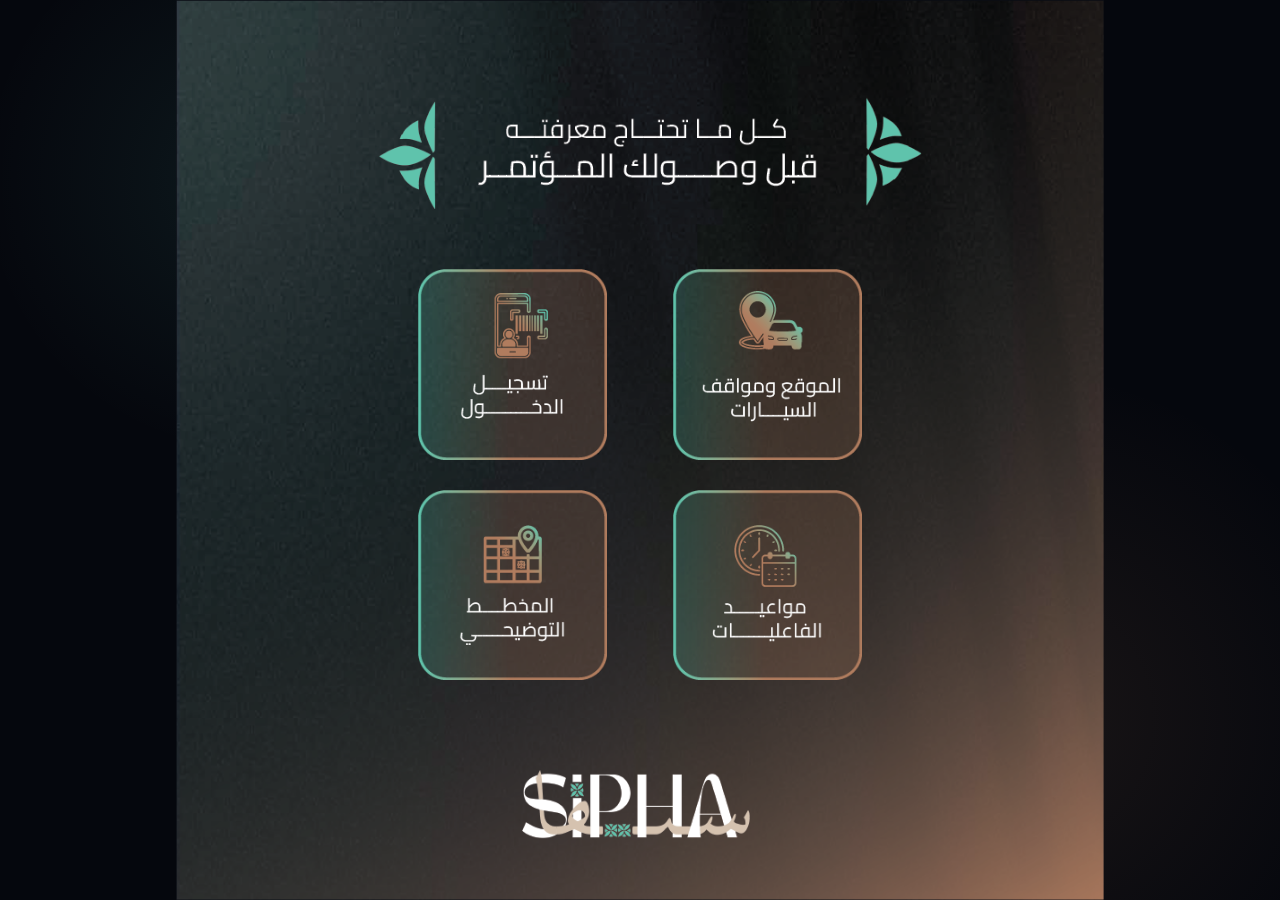
<file: index.html>
<!DOCTYPE html>
<html lang="ar" dir="rtl">
<head>
  <meta charset="UTF-8" />
  <meta name="viewport" content="width=device-width, initial-scale=1.0" />
  <title>Interactive Presentation - Home</title>
  <link rel="stylesheet" href="css/style.css" />
</head>
<body>
  <div class="viewer" id="viewer"></div>
  <script src="js/script.js"></script>
</body>
</html>
</file>
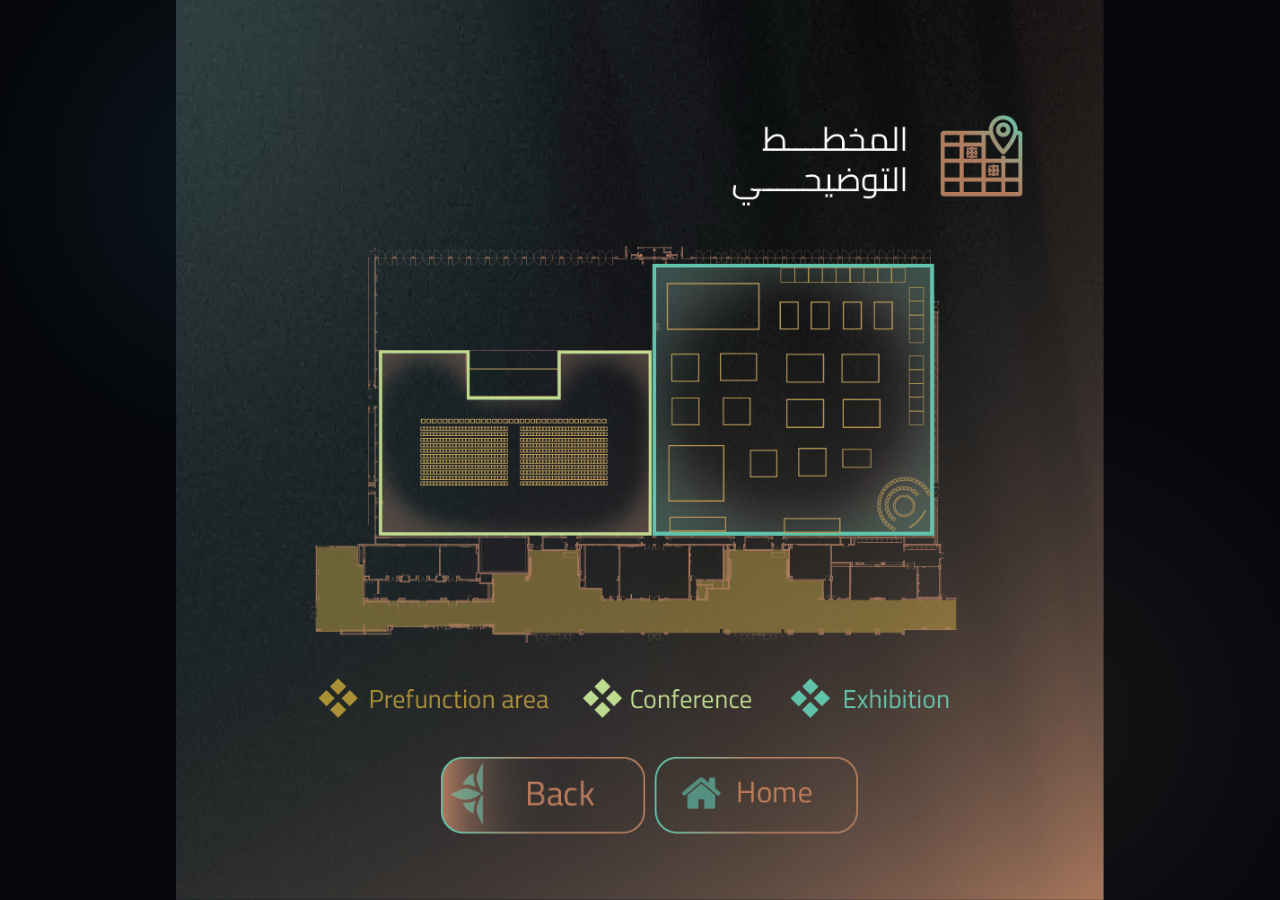
<file: page-10/index.html>
<!DOCTYPE html>
<html lang="ar" dir="rtl">
<head>
  <meta charset="UTF-8" />
  <meta name="viewport" content="width=device-width, initial-scale=1.0" />
  <title>Interactive Presentation - Page 10</title>
  <link rel="stylesheet" href="css/style.css" />
</head>
<body>
  <div class="viewer" id="viewer"></div>
  <script src="js/script.js"></script>
</body>
</html>
</file>
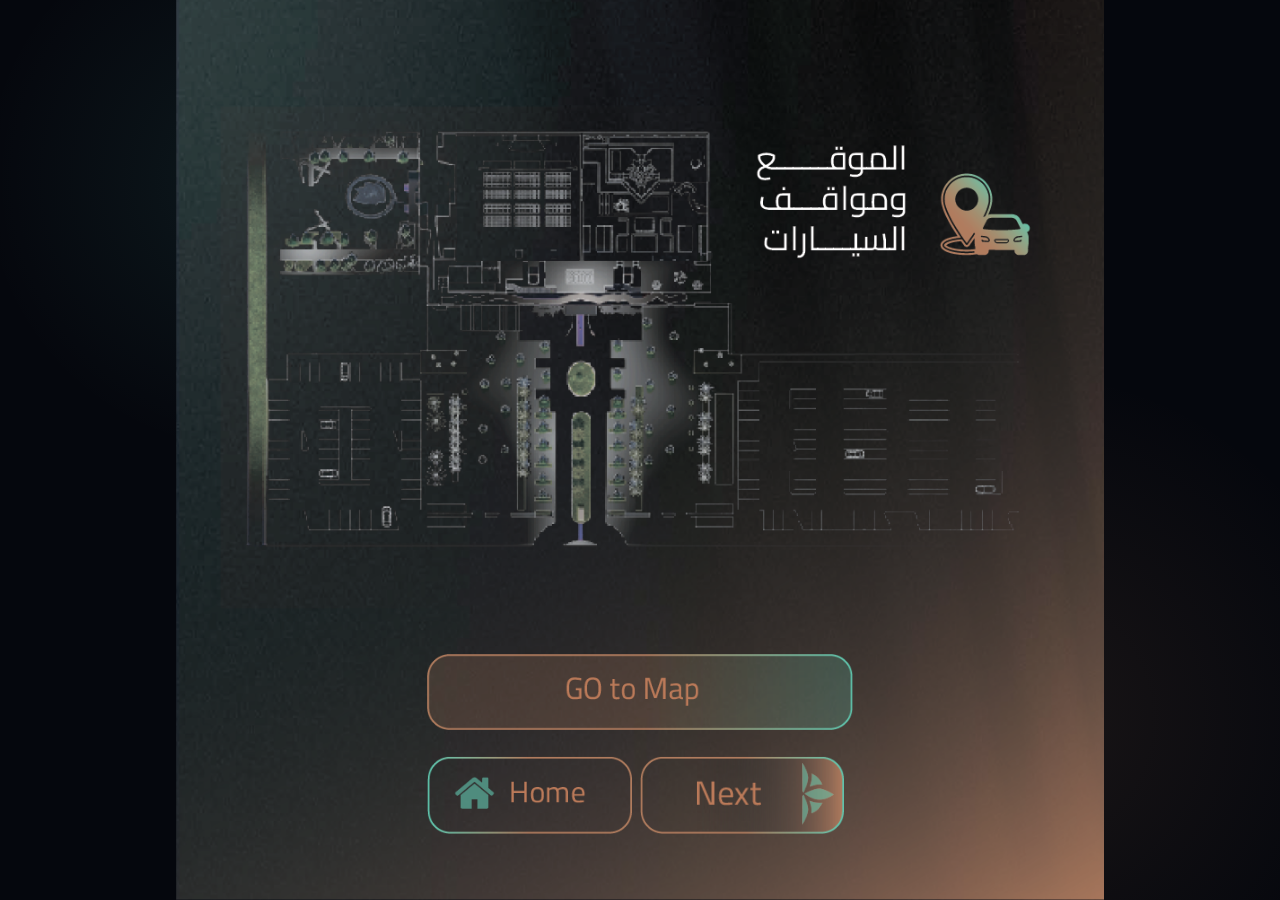
<file: page-2/index.html>
<!DOCTYPE html>
<html lang="ar" dir="rtl">
<head>
  <meta charset="UTF-8" />
  <meta name="viewport" content="width=device-width, initial-scale=1.0" />
  <title>Interactive Presentation - Page 2</title>
  <link rel="stylesheet" href="css/style.css" />
</head>
<body>
  <div class="viewer" id="viewer"></div>
  <script src="js/script.js"></script>
</body>
</html>
</file>
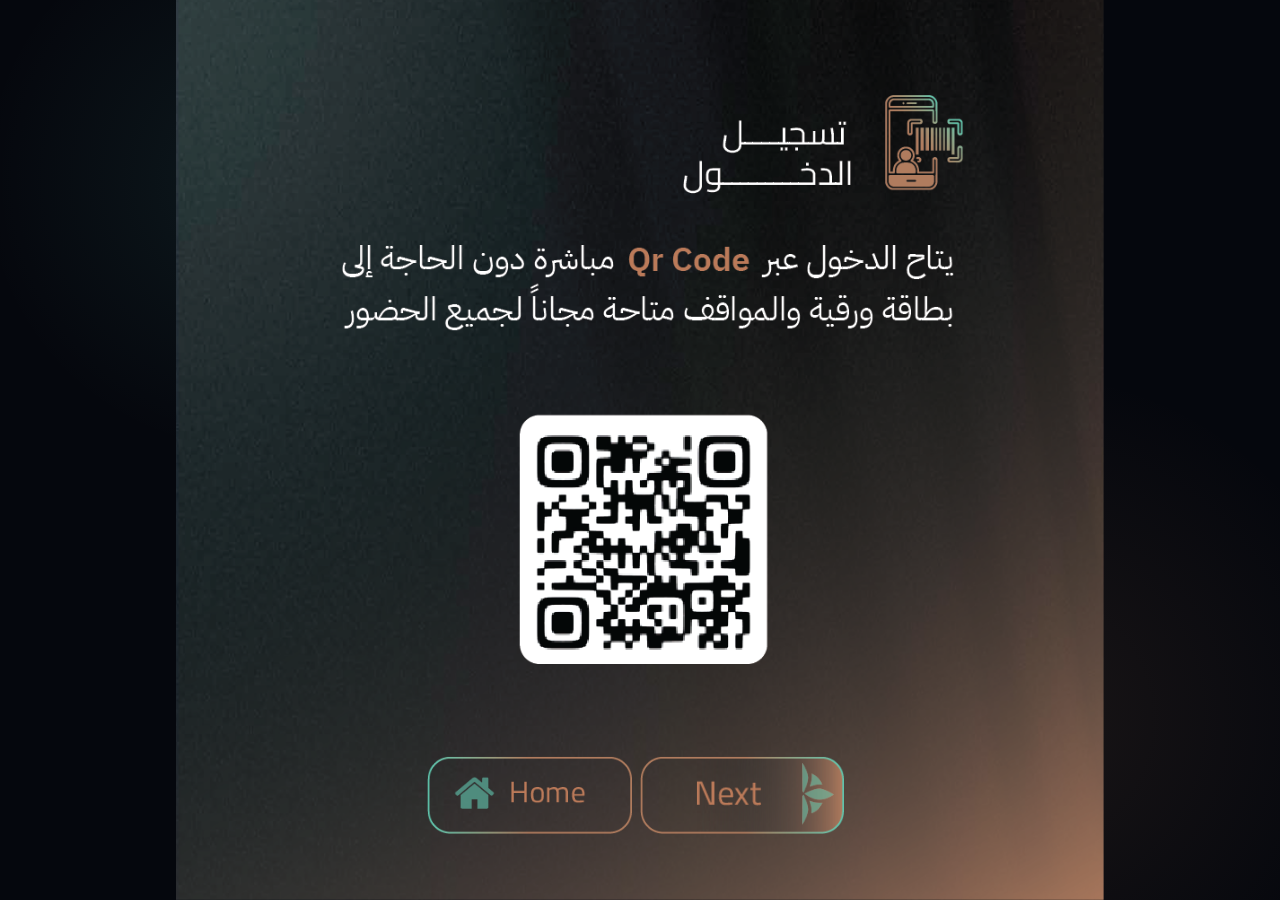
<file: page-3/index.html>
<!DOCTYPE html>
<html lang="ar" dir="rtl">
<head>
  <meta charset="UTF-8" />
  <meta name="viewport" content="width=device-width, initial-scale=1.0" />
  <title>Interactive Presentation - Page 3</title>
  <link rel="stylesheet" href="css/style.css" />
</head>
<body>
  <div class="viewer" id="viewer"></div>
  <script src="js/script.js"></script>
</body>
</html>
</file>
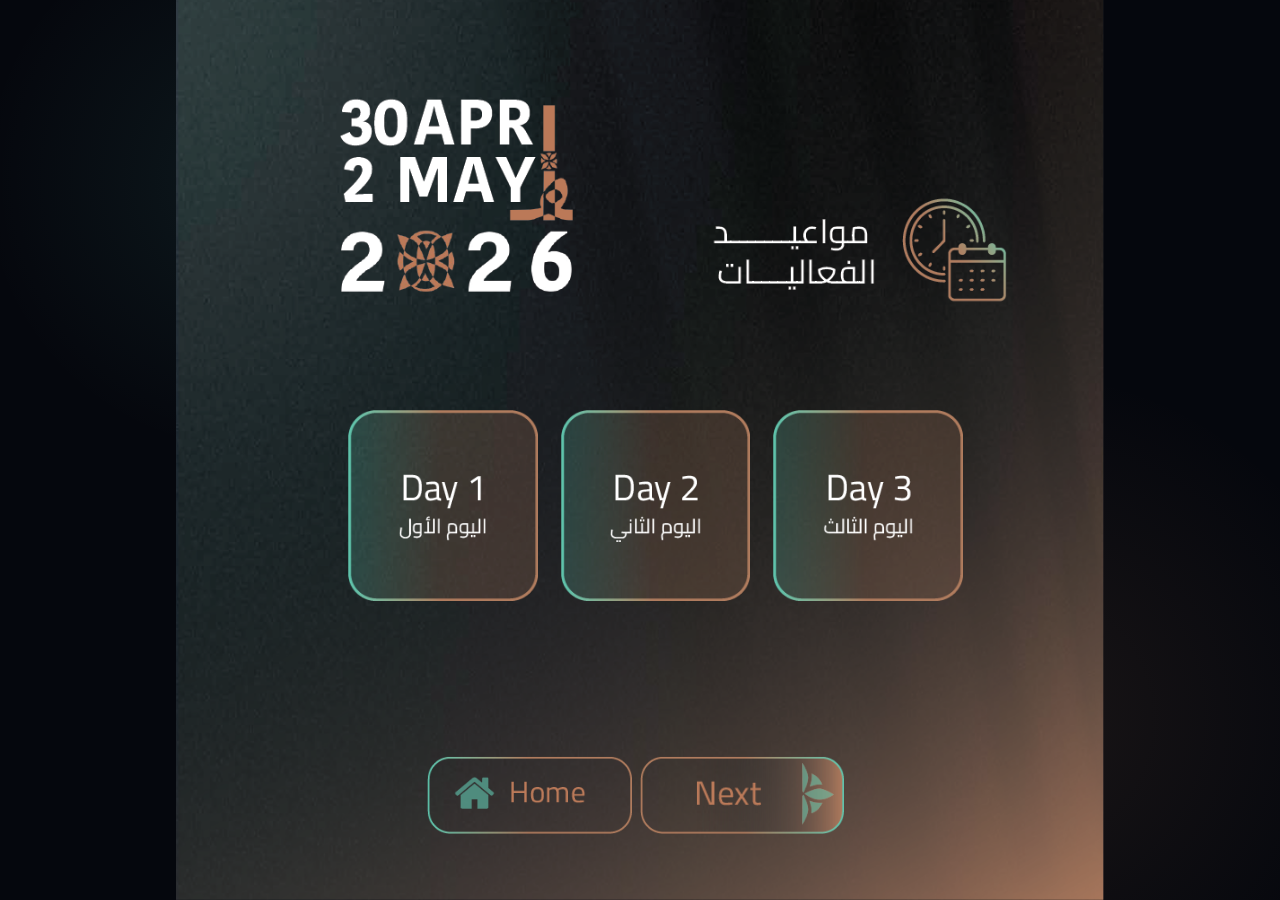
<file: page-4/index.html>
<!DOCTYPE html>
<html lang="ar" dir="rtl">
<head>
  <meta charset="UTF-8" />
  <meta name="viewport" content="width=device-width, initial-scale=1.0" />
  <title>Interactive Presentation - Page 4</title>
  <link rel="stylesheet" href="css/style.css" />
</head>
<body>
  <div class="viewer" id="viewer"></div>
  <script src="js/script.js"></script>
</body>
</html>
</file>
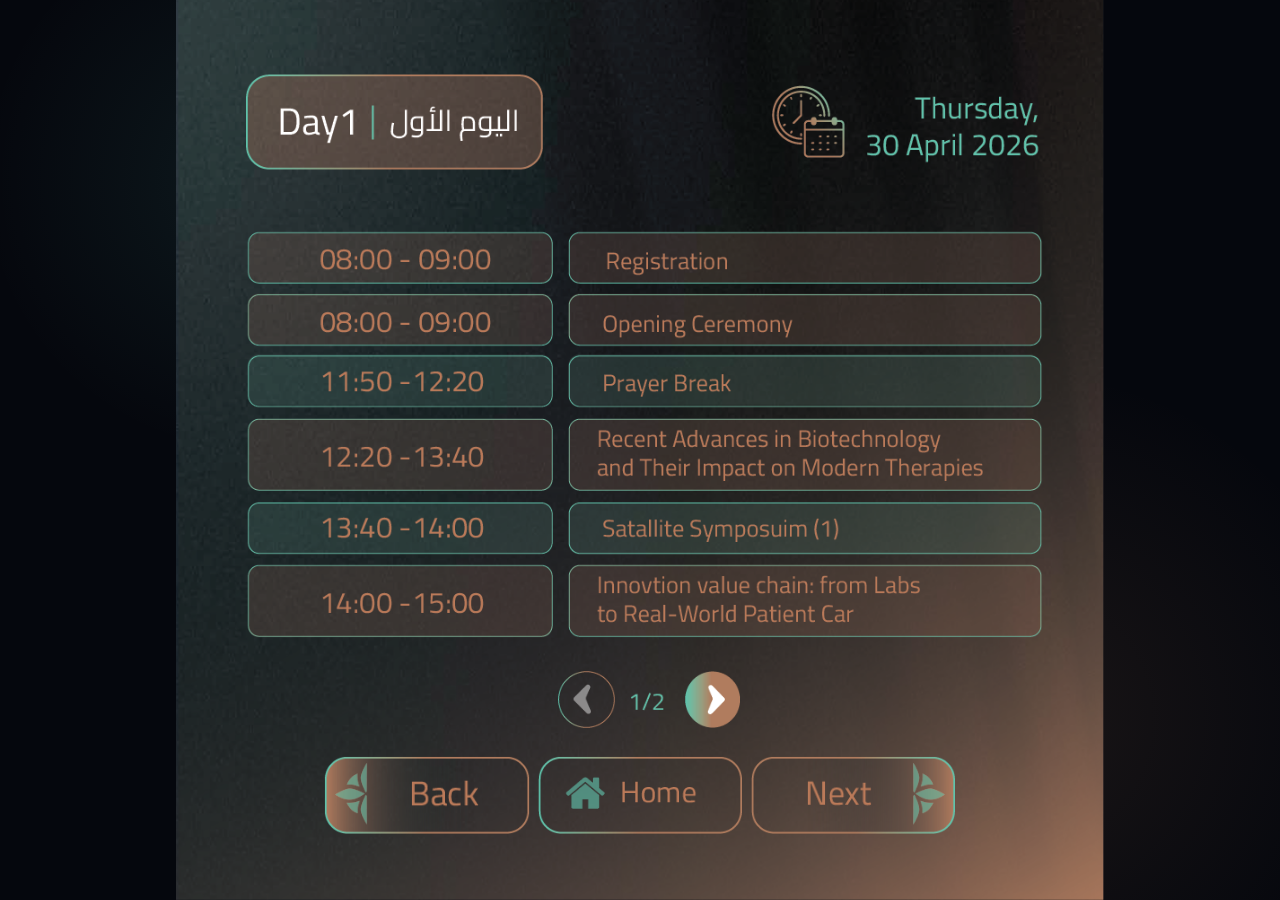
<file: page-5/index.html>
<!DOCTYPE html>
<html lang="ar" dir="rtl">
<head>
  <meta charset="UTF-8" />
  <meta name="viewport" content="width=device-width, initial-scale=1.0" />
  <title>Interactive Presentation - Page 5</title>
  <link rel="stylesheet" href="css/style.css" />
</head>
<body>
  <div class="viewer" id="viewer"></div>
  <script src="js/script.js"></script>
</body>
</html>
</file>
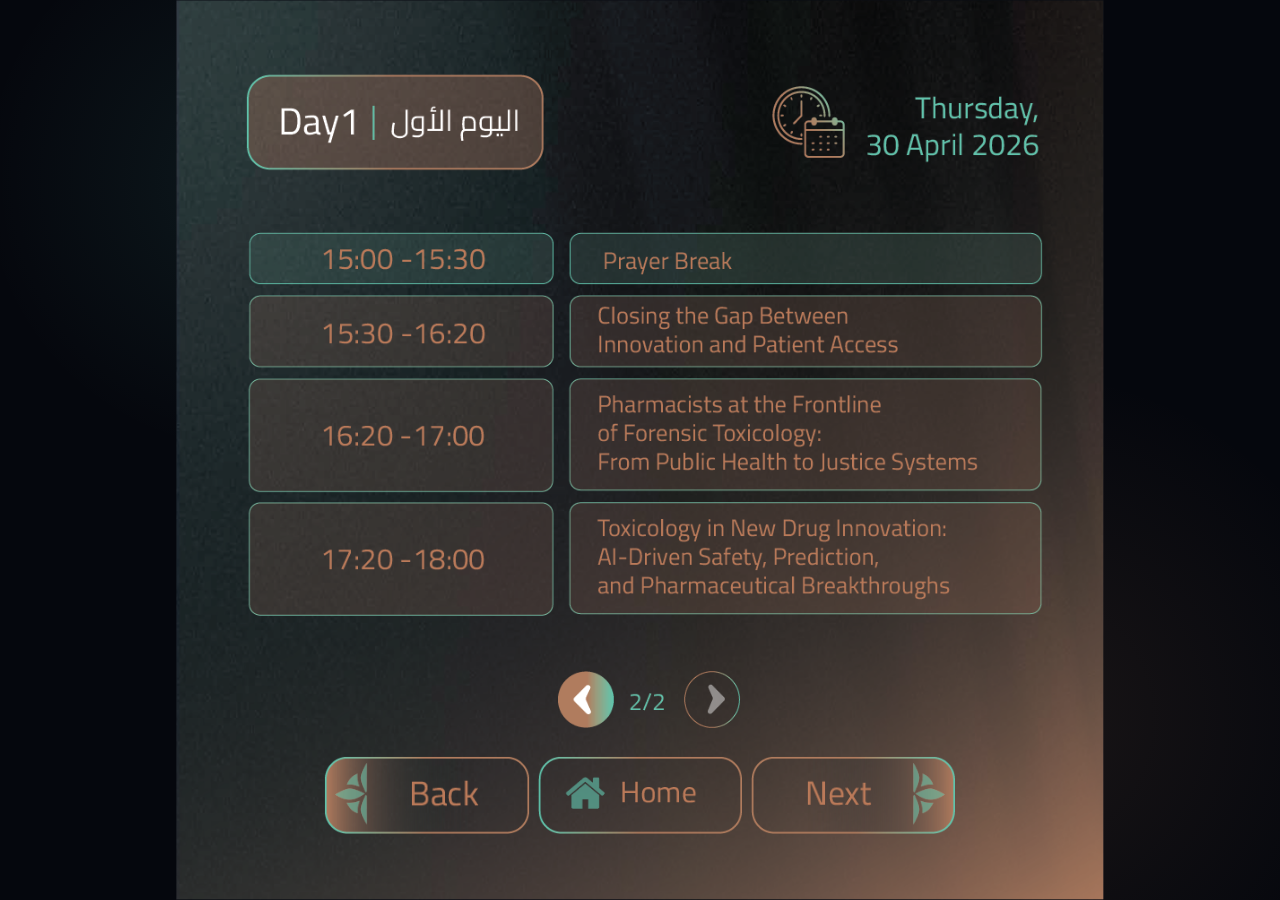
<file: page-6/index.html>
<!DOCTYPE html>
<html lang="ar" dir="rtl">
<head>
  <meta charset="UTF-8" />
  <meta name="viewport" content="width=device-width, initial-scale=1.0" />
  <title>Interactive Presentation - Page 6</title>
  <link rel="stylesheet" href="css/style.css" />
</head>
<body>
  <div class="viewer" id="viewer"></div>
  <script src="js/script.js"></script>
</body>
</html>
</file>
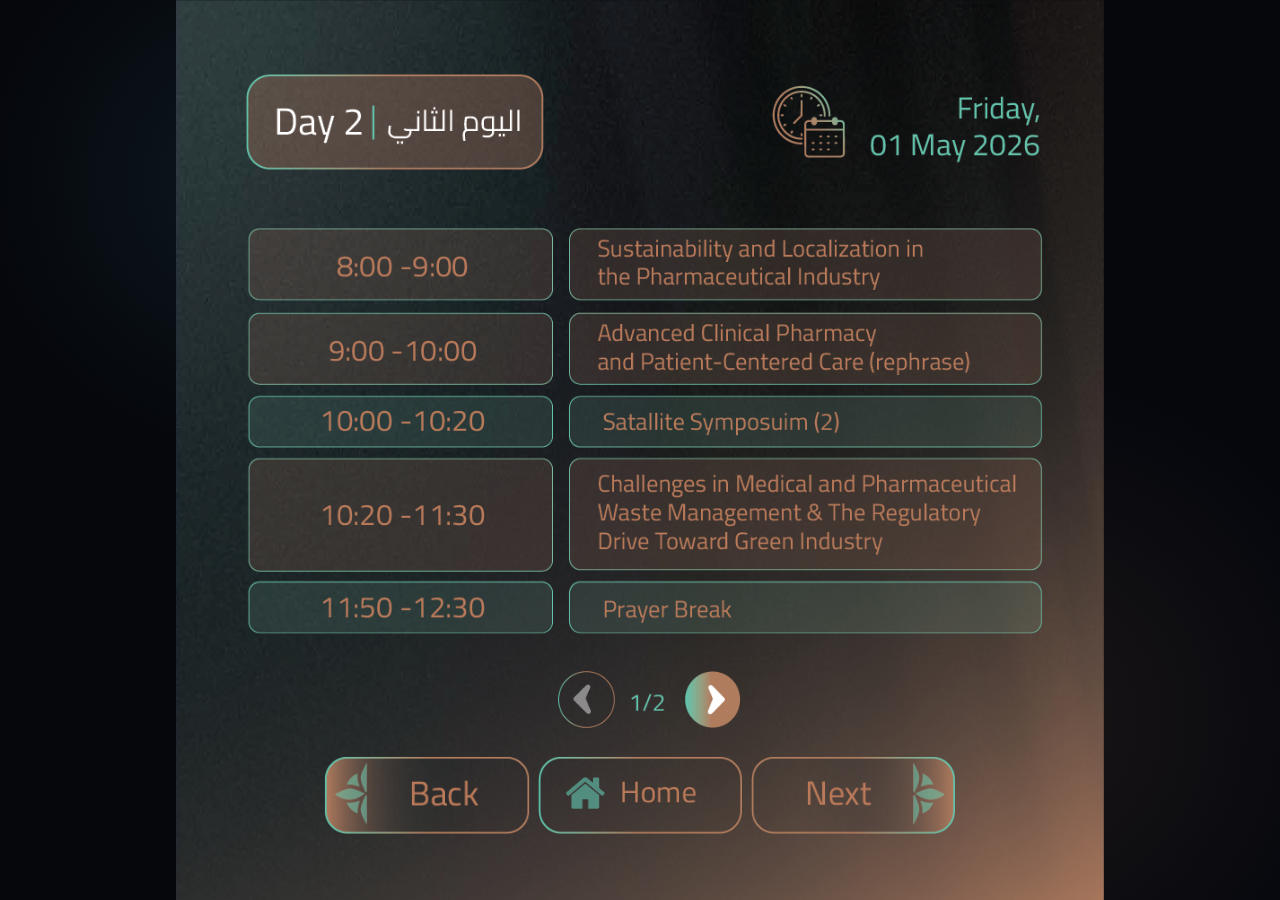
<file: page-7/index.html>
<!DOCTYPE html>
<html lang="ar" dir="rtl">
<head>
  <meta charset="UTF-8" />
  <meta name="viewport" content="width=device-width, initial-scale=1.0" />
  <title>Interactive Presentation - Page 7</title>
  <link rel="stylesheet" href="css/style.css" />
</head>
<body>
  <div class="viewer" id="viewer"></div>
  <script src="js/script.js"></script>
</body>
</html>
</file>
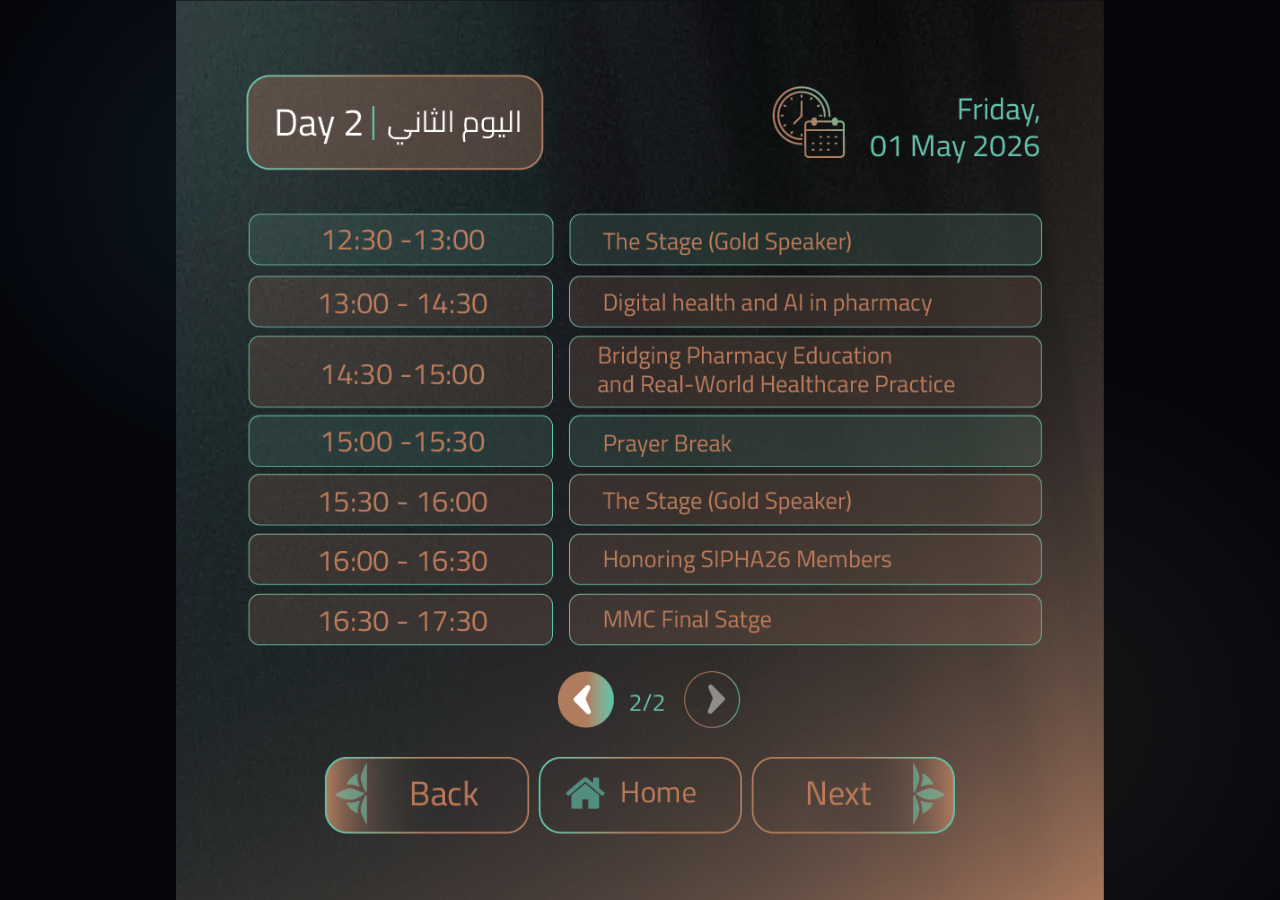
<file: page-8/index.html>
<!DOCTYPE html>
<html lang="ar" dir="rtl">
<head>
  <meta charset="UTF-8" />
  <meta name="viewport" content="width=device-width, initial-scale=1.0" />
  <title>Interactive Presentation - Page 8</title>
  <link rel="stylesheet" href="css/style.css" />
</head>
<body>
  <div class="viewer" id="viewer"></div>
  <script src="js/script.js"></script>
</body>
</html>
</file>
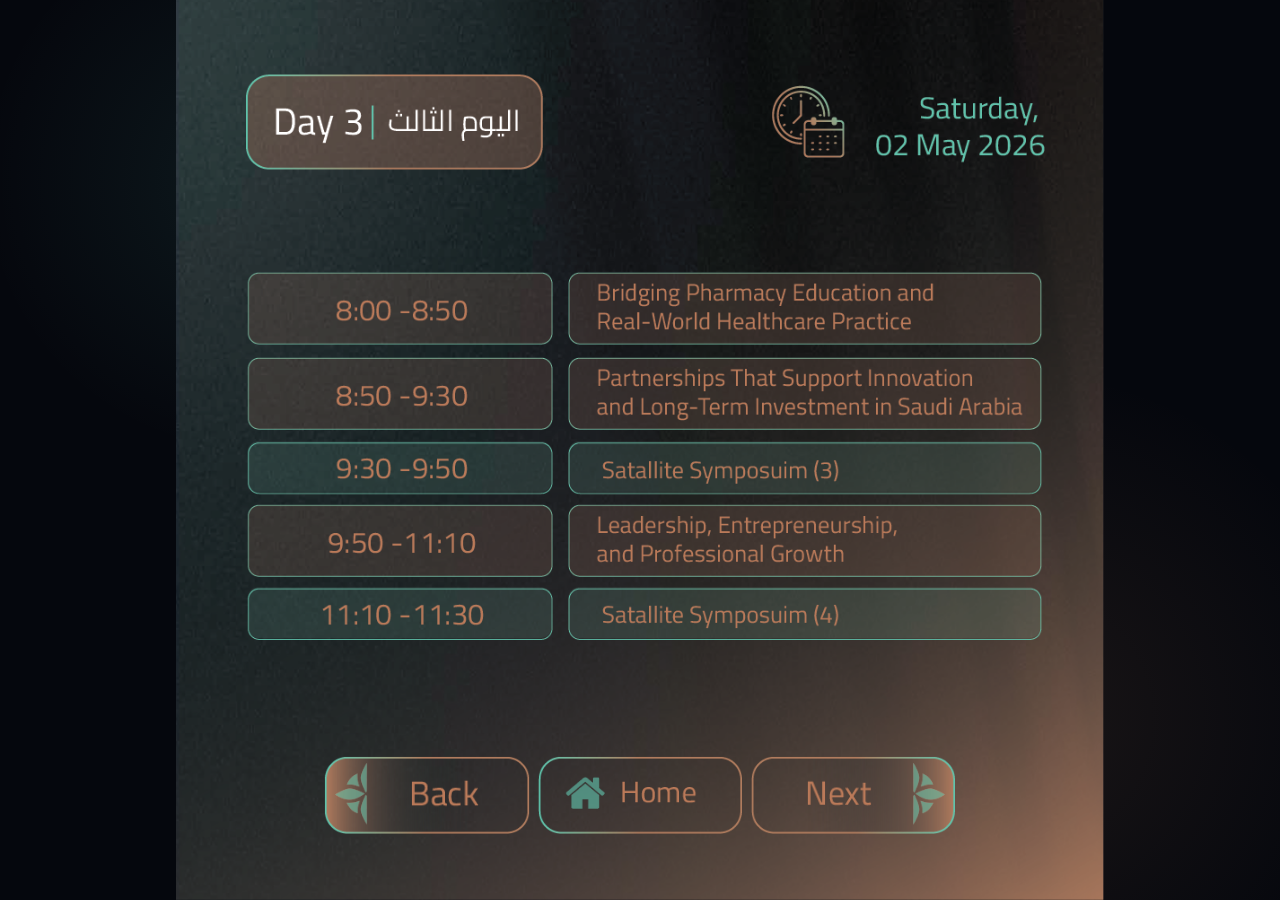
<file: page-9/index.html>
<!DOCTYPE html>
<html lang="ar" dir="rtl">
<head>
  <meta charset="UTF-8" />
  <meta name="viewport" content="width=device-width, initial-scale=1.0" />
  <title>Interactive Presentation - Page 9</title>
  <link rel="stylesheet" href="css/style.css" />
</head>
<body>
  <div class="viewer" id="viewer"></div>
  <script src="js/script.js"></script>
</body>
</html>
</file>
<file: css/style.css>
:root {
  --stage-w: 13716000;
  --stage-h: 13304838;
  --bg: #06080e;
  --glow: rgba(111, 231, 217, .55);
  --glow-strong: rgba(205, 145, 103, .55);
}
* { box-sizing: border-box; }
html, body {
  margin: 0;
  width: 100%;
  height: 100%;
  background:
    radial-gradient(circle at 20% 20%, rgba(111,231,217,.08), transparent 22%),
    radial-gradient(circle at 80% 80%, rgba(205,145,103,.10), transparent 28%),
    #05070d;
  overflow: hidden;
  font-family: "Segoe UI", Tahoma, Arial, sans-serif;
}
body { display:grid; place-items:center; }
.viewer {
  position: relative;
  width: min(100vw, calc(100vh * (var(--stage-w) / var(--stage-h))));
  aspect-ratio: calc(var(--stage-w) / var(--stage-h));
  overflow: hidden;
  background: #0a0d14;
}
.bg {
  position:absolute; inset:0; width:100%; height:100%; object-fit:fill;
  user-select:none; -webkit-user-drag:none; pointer-events:none;
}
.btn-group {
  position:absolute; border:0; margin:0; padding:0; background:none; display:block; isolation:isolate;
  text-decoration:none;
}
.btn-group.is-clickable { cursor:pointer; }
.btn-group.decor { cursor:default; }
.btn-visual { position:absolute; inset:0; pointer-events:none; transition:transform .22s ease, filter .22s ease; }
.btn-fx {
  position:absolute; left:var(--fx-left, 0%); top:var(--fx-top, 0%); width:var(--fx-width, 100%); height:var(--fx-height, 100%);
  pointer-events:none; overflow:hidden; border-radius:28px;
}
.btn-group img {
  position:absolute; display:block; width:auto; height:auto; max-width:none;
  user-select:none; -webkit-user-drag:none; pointer-events:none;
  transition: transform .24s ease, filter .24s ease, opacity .24s ease;
  filter: drop-shadow(0 0 0 rgba(0,0,0,0));
}
.btn-fx::before {
  content:""; position:absolute; inset:-1.2%; border-radius:28px;
  background:
    radial-gradient(circle at var(--mx, 50%) var(--my, 50%), rgba(111,231,217,.14), transparent 20%),
    radial-gradient(circle at calc(100% - var(--mx, 50%)) calc(100% - var(--my, 50%)), rgba(205,145,103,.12), transparent 20%);
  opacity:0; transition:opacity .24s ease; z-index:0; mix-blend-mode:screen;
}
.btn-fx::after {
  content:""; position:absolute; inset:-2px; border-radius:28px;
  box-shadow:0 0 0 0 rgba(111,231,217,0), 0 0 0 0 rgba(205,145,103,0), inset 0 0 0 0 rgba(228, 207, 176, 0);
  opacity:0; transition:opacity .24s ease, box-shadow .24s ease; z-index:0;
}
.btn-group.is-clickable:hover .btn-visual { transform: translateY(-1px) scale(1.008); }
.btn-group.is-clickable:hover .btn-fx::before { opacity: 1; }
.btn-group.is-clickable:hover .btn-fx::after {
  opacity: 1;
  box-shadow:0 0 8px 1px rgba(111,231,217,.18), 0 0 18px 2px rgba(205,145,103,.16), inset 0 0 0 1px rgba(255,255,255,.06);
}
.btn-group.is-clickable:hover img {
  filter: drop-shadow(0 0 5px rgba(111,231,217,.14)) drop-shadow(0 0 10px rgba(205,145,103,.12));
}
.btn-group.is-clickable:hover img.member-text {
  transform: translateY(-.5px);
  filter: brightness(1.03) drop-shadow(0 0 3px rgba(255,255,255,.10)) drop-shadow(0 0 5px rgba(205,145,103,.12));
}
.btn-group.is-clickable:active .btn-visual,
.btn-group.is-clickable.is-pressed .btn-visual { transform: scale(.988); }
.btn-group .ripple {
  position:absolute; width:14px; height:14px; border-radius:999px; transform:translate(-50%, -50%) scale(0);
  background: radial-gradient(circle, rgba(255,255,255,.85), rgba(111,231,217,.55) 45%, rgba(205,145,103,.18) 72%, rgba(205,145,103,0) 100%);
  pointer-events:none; opacity:.78; z-index:2;
}
@keyframes rippleAnim {
  0% { transform: translate(-50%, -50%) scale(0); opacity: .75; }
  100% { transform: translate(-50%, -50%) scale(18); opacity: 0; }
}
.sr-only {
  position: absolute; width: 1px; height: 1px; padding: 0; margin: -1px;
  overflow: hidden; clip: rect(0,0,0,0); white-space: nowrap; border: 0;
}

body { display:grid; place-items:center; }

.btn-fx .shine {
  position:absolute;
  left:var(--mx, 50%);
  top:var(--my, 50%);
  width:28%;
  height:92%;
  border-radius:999px;
  background:
    radial-gradient(ellipse at center,
      rgba(255,255,255,.34) 0%,
      rgba(255,255,255,.18) 26%,
      rgba(255,255,255,.08) 44%,
      rgba(255,255,255,0) 72%);
  transform:translate(-50%, -50%);
  opacity:0;
  transition:left .08s linear, top .08s linear, opacity .16s ease;
  mix-blend-mode:screen;
  filter:blur(3px);
}
.btn-group.is-clickable:hover .btn-fx .shine { opacity:.72; }
.btn-group.is-clickable.is-pressed .btn-fx::before,
.btn-group.is-clickable:active .btn-fx::before { opacity:1; }
.btn-group.is-clickable.is-pressed .btn-fx::after,
.btn-group.is-clickable:active .btn-fx::after { opacity:1; }
.btn-group.is-clickable.is-pressed .btn-fx,
.btn-group.is-clickable:active .btn-fx { box-shadow: inset 0 0 0 999px rgba(226, 204, 171, .52); }
.btn-group.is-clickable.is-pressed .btn-fx::after,
.btn-group.is-clickable:active .btn-fx::after {
  box-shadow: 0 0 10px 2px rgba(205,145,103,.20), inset 0 0 0 1px rgba(255,255,255,.10);
}
.btn-group.is-clickable.is-pressed img.member-text,
.btn-group.is-clickable:active img.member-text {
  filter: brightness(0) invert(1) drop-shadow(0 0 3px rgba(255,255,255,.20));
}
.btn-group.is-clickable.is-pressed .btn-fx .shine,
.btn-group.is-clickable:active .btn-fx .shine { opacity:.9; }
</file>
<file: page-10/css/style.css>
:root {
  --stage-w: 13716000;
  --stage-h: 13304838;
  --bg: #06080e;
  --glow: rgba(111, 231, 217, .55);
  --glow-strong: rgba(205, 145, 103, .55);
}
* { box-sizing: border-box; }
html, body {
  margin: 0;
  width: 100%;
  height: 100%;
  background:
    radial-gradient(circle at 20% 20%, rgba(111,231,217,.08), transparent 22%),
    radial-gradient(circle at 80% 80%, rgba(205,145,103,.10), transparent 28%),
    #05070d;
  overflow: hidden;
  font-family: "Segoe UI", Tahoma, Arial, sans-serif;
}
body { display:grid; place-items:center; }
.viewer {
  position: relative;
  width: min(100vw, calc(100vh * (var(--stage-w) / var(--stage-h))));
  aspect-ratio: calc(var(--stage-w) / var(--stage-h));
  overflow: hidden;
  background: #0a0d14;
}
.bg {
  position:absolute; inset:0; width:100%; height:100%; object-fit:fill;
  user-select:none; -webkit-user-drag:none; pointer-events:none;
}
.btn-group {
  position:absolute; border:0; margin:0; padding:0; background:none; display:block; isolation:isolate;
  text-decoration:none;
}
.btn-group.is-clickable { cursor:pointer; }
.btn-group.decor { cursor:default; }
.btn-visual { position:absolute; inset:0; pointer-events:none; transition:transform .22s ease, filter .22s ease; }
.btn-fx {
  position:absolute; left:var(--fx-left, 0%); top:var(--fx-top, 0%); width:var(--fx-width, 100%); height:var(--fx-height, 100%);
  pointer-events:none; overflow:hidden; border-radius:28px;
}
.btn-group img {
  position:absolute; display:block; width:auto; height:auto; max-width:none;
  user-select:none; -webkit-user-drag:none; pointer-events:none;
  transition: transform .24s ease, filter .24s ease, opacity .24s ease;
  filter: drop-shadow(0 0 0 rgba(0,0,0,0));
}
.btn-fx::before {
  content:""; position:absolute; inset:-1.2%; border-radius:28px;
  background:
    radial-gradient(circle at var(--mx, 50%) var(--my, 50%), rgba(111,231,217,.14), transparent 20%),
    radial-gradient(circle at calc(100% - var(--mx, 50%)) calc(100% - var(--my, 50%)), rgba(205,145,103,.12), transparent 20%);
  opacity:0; transition:opacity .24s ease; z-index:0; mix-blend-mode:screen;
}
.btn-fx::after {
  content:""; position:absolute; inset:-2px; border-radius:28px;
  box-shadow:0 0 0 0 rgba(111,231,217,0), 0 0 0 0 rgba(205,145,103,0), inset 0 0 0 0 rgba(228, 207, 176, 0);
  opacity:0; transition:opacity .24s ease, box-shadow .24s ease; z-index:0;
}
.btn-group.is-clickable:hover .btn-visual { transform: translateY(-1px) scale(1.008); }
.btn-group.is-clickable:hover .btn-fx::before { opacity: 1; }
.btn-group.is-clickable:hover .btn-fx::after {
  opacity: 1;
  box-shadow:0 0 8px 1px rgba(111,231,217,.18), 0 0 18px 2px rgba(205,145,103,.16), inset 0 0 0 1px rgba(255,255,255,.06);
}
.btn-group.is-clickable:hover img {
  filter: drop-shadow(0 0 5px rgba(111,231,217,.14)) drop-shadow(0 0 10px rgba(205,145,103,.12));
}
.btn-group.is-clickable:hover img.member-text {
  transform: translateY(-.5px);
  filter: brightness(1.03) drop-shadow(0 0 3px rgba(255,255,255,.10)) drop-shadow(0 0 5px rgba(205,145,103,.12));
}
.btn-group.is-clickable:active .btn-visual,
.btn-group.is-clickable.is-pressed .btn-visual { transform: scale(.988); }
.btn-group .ripple {
  position:absolute; width:14px; height:14px; border-radius:999px; transform:translate(-50%, -50%) scale(0);
  background: radial-gradient(circle, rgba(255,255,255,.85), rgba(111,231,217,.55) 45%, rgba(205,145,103,.18) 72%, rgba(205,145,103,0) 100%);
  pointer-events:none; opacity:.78; z-index:2;
}
@keyframes rippleAnim {
  0% { transform: translate(-50%, -50%) scale(0); opacity: .75; }
  100% { transform: translate(-50%, -50%) scale(18); opacity: 0; }
}
.sr-only {
  position: absolute; width: 1px; height: 1px; padding: 0; margin: -1px;
  overflow: hidden; clip: rect(0,0,0,0); white-space: nowrap; border: 0;
}

body { display:grid; place-items:center; }

.btn-fx .shine {
  position:absolute;
  left:var(--mx, 50%);
  top:var(--my, 50%);
  width:28%;
  height:92%;
  border-radius:999px;
  background:
    radial-gradient(ellipse at center,
      rgba(255,255,255,.34) 0%,
      rgba(255,255,255,.18) 26%,
      rgba(255,255,255,.08) 44%,
      rgba(255,255,255,0) 72%);
  transform:translate(-50%, -50%);
  opacity:0;
  transition:left .08s linear, top .08s linear, opacity .16s ease;
  mix-blend-mode:screen;
  filter:blur(3px);
}
.btn-group.is-clickable:hover .btn-fx .shine { opacity:.72; }
.btn-group.is-clickable.is-pressed .btn-fx::before,
.btn-group.is-clickable:active .btn-fx::before { opacity:1; }
.btn-group.is-clickable.is-pressed .btn-fx::after,
.btn-group.is-clickable:active .btn-fx::after { opacity:1; }
.btn-group.is-clickable.is-pressed .btn-fx,
.btn-group.is-clickable:active .btn-fx { box-shadow: inset 0 0 0 999px rgba(226, 204, 171, .52); }
.btn-group.is-clickable.is-pressed .btn-fx::after,
.btn-group.is-clickable:active .btn-fx::after {
  box-shadow: 0 0 10px 2px rgba(205,145,103,.20), inset 0 0 0 1px rgba(255,255,255,.10);
}
.btn-group.is-clickable.is-pressed img.member-text,
.btn-group.is-clickable:active img.member-text {
  filter: brightness(0) invert(1) drop-shadow(0 0 3px rgba(255,255,255,.20));
}
.btn-group.is-clickable.is-pressed .btn-fx .shine,
.btn-group.is-clickable:active .btn-fx .shine { opacity:.9; }
</file>
<file: page-2/css/style.css>
:root {
  --stage-w: 13716000;
  --stage-h: 13304838;
  --bg: #06080e;
  --glow: rgba(111, 231, 217, .55);
  --glow-strong: rgba(205, 145, 103, .55);
}
* { box-sizing: border-box; }
html, body {
  margin: 0;
  width: 100%;
  height: 100%;
  background:
    radial-gradient(circle at 20% 20%, rgba(111,231,217,.08), transparent 22%),
    radial-gradient(circle at 80% 80%, rgba(205,145,103,.10), transparent 28%),
    #05070d;
  overflow: hidden;
  font-family: "Segoe UI", Tahoma, Arial, sans-serif;
}
body { display:grid; place-items:center; }
.viewer {
  position: relative;
  width: min(100vw, calc(100vh * (var(--stage-w) / var(--stage-h))));
  aspect-ratio: calc(var(--stage-w) / var(--stage-h));
  overflow: hidden;
  background: #0a0d14;
}
.bg {
  position:absolute; inset:0; width:100%; height:100%; object-fit:fill;
  user-select:none; -webkit-user-drag:none; pointer-events:none;
}
.btn-group {
  position:absolute; border:0; margin:0; padding:0; background:none; display:block; isolation:isolate;
  text-decoration:none;
}
.btn-group.is-clickable { cursor:pointer; }
.btn-group.decor { cursor:default; }
.btn-visual { position:absolute; inset:0; pointer-events:none; transition:transform .22s ease, filter .22s ease; }
.btn-fx {
  position:absolute; left:var(--fx-left, 0%); top:var(--fx-top, 0%); width:var(--fx-width, 100%); height:var(--fx-height, 100%);
  pointer-events:none; overflow:hidden; border-radius:28px;
}
.btn-group img {
  position:absolute; display:block; width:auto; height:auto; max-width:none;
  user-select:none; -webkit-user-drag:none; pointer-events:none;
  transition: transform .24s ease, filter .24s ease, opacity .24s ease;
  filter: drop-shadow(0 0 0 rgba(0,0,0,0));
}
.btn-fx::before {
  content:""; position:absolute; inset:-1.2%; border-radius:28px;
  background:
    radial-gradient(circle at var(--mx, 50%) var(--my, 50%), rgba(111,231,217,.14), transparent 20%),
    radial-gradient(circle at calc(100% - var(--mx, 50%)) calc(100% - var(--my, 50%)), rgba(205,145,103,.12), transparent 20%);
  opacity:0; transition:opacity .24s ease; z-index:0; mix-blend-mode:screen;
}
.btn-fx::after {
  content:""; position:absolute; inset:-2px; border-radius:28px;
  box-shadow:0 0 0 0 rgba(111,231,217,0), 0 0 0 0 rgba(205,145,103,0), inset 0 0 0 0 rgba(228, 207, 176, 0);
  opacity:0; transition:opacity .24s ease, box-shadow .24s ease; z-index:0;
}
.btn-group.is-clickable:hover .btn-visual { transform: translateY(-1px) scale(1.008); }
.btn-group.is-clickable:hover .btn-fx::before { opacity: 1; }
.btn-group.is-clickable:hover .btn-fx::after {
  opacity: 1;
  box-shadow:0 0 8px 1px rgba(111,231,217,.18), 0 0 18px 2px rgba(205,145,103,.16), inset 0 0 0 1px rgba(255,255,255,.06);
}
.btn-group.is-clickable:hover img {
  filter: drop-shadow(0 0 5px rgba(111,231,217,.14)) drop-shadow(0 0 10px rgba(205,145,103,.12));
}
.btn-group.is-clickable:hover img.member-text {
  transform: translateY(-.5px);
  filter: brightness(1.03) drop-shadow(0 0 3px rgba(255,255,255,.10)) drop-shadow(0 0 5px rgba(205,145,103,.12));
}
.btn-group.is-clickable:active .btn-visual,
.btn-group.is-clickable.is-pressed .btn-visual { transform: scale(.988); }
.btn-group .ripple {
  position:absolute; width:14px; height:14px; border-radius:999px; transform:translate(-50%, -50%) scale(0);
  background: radial-gradient(circle, rgba(255,255,255,.85), rgba(111,231,217,.55) 45%, rgba(205,145,103,.18) 72%, rgba(205,145,103,0) 100%);
  pointer-events:none; opacity:.78; z-index:2;
}
@keyframes rippleAnim {
  0% { transform: translate(-50%, -50%) scale(0); opacity: .75; }
  100% { transform: translate(-50%, -50%) scale(18); opacity: 0; }
}
.sr-only {
  position: absolute; width: 1px; height: 1px; padding: 0; margin: -1px;
  overflow: hidden; clip: rect(0,0,0,0); white-space: nowrap; border: 0;
}

body { display:grid; place-items:center; }

.btn-fx .shine {
  position:absolute;
  left:var(--mx, 50%);
  top:var(--my, 50%);
  width:28%;
  height:92%;
  border-radius:999px;
  background:
    radial-gradient(ellipse at center,
      rgba(255,255,255,.34) 0%,
      rgba(255,255,255,.18) 26%,
      rgba(255,255,255,.08) 44%,
      rgba(255,255,255,0) 72%);
  transform:translate(-50%, -50%);
  opacity:0;
  transition:left .08s linear, top .08s linear, opacity .16s ease;
  mix-blend-mode:screen;
  filter:blur(3px);
}
.btn-group.is-clickable:hover .btn-fx .shine { opacity:.72; }
.btn-group.is-clickable.is-pressed .btn-fx::before,
.btn-group.is-clickable:active .btn-fx::before { opacity:1; }
.btn-group.is-clickable.is-pressed .btn-fx::after,
.btn-group.is-clickable:active .btn-fx::after { opacity:1; }
.btn-group.is-clickable.is-pressed .btn-fx,
.btn-group.is-clickable:active .btn-fx { box-shadow: inset 0 0 0 999px rgba(226, 204, 171, .52); }
.btn-group.is-clickable.is-pressed .btn-fx::after,
.btn-group.is-clickable:active .btn-fx::after {
  box-shadow: 0 0 10px 2px rgba(205,145,103,.20), inset 0 0 0 1px rgba(255,255,255,.10);
}
.btn-group.is-clickable.is-pressed img.member-text,
.btn-group.is-clickable:active img.member-text {
  filter: brightness(0) invert(1) drop-shadow(0 0 3px rgba(255,255,255,.20));
}
.btn-group.is-clickable.is-pressed .btn-fx .shine,
.btn-group.is-clickable:active .btn-fx .shine { opacity:.9; }
</file>
<file: page-3/css/style.css>
:root {
  --stage-w: 13716000;
  --stage-h: 13304838;
  --bg: #06080e;
  --glow: rgba(111, 231, 217, .55);
  --glow-strong: rgba(205, 145, 103, .55);
}
* { box-sizing: border-box; }
html, body {
  margin: 0;
  width: 100%;
  height: 100%;
  background:
    radial-gradient(circle at 20% 20%, rgba(111,231,217,.08), transparent 22%),
    radial-gradient(circle at 80% 80%, rgba(205,145,103,.10), transparent 28%),
    #05070d;
  overflow: hidden;
  font-family: "Segoe UI", Tahoma, Arial, sans-serif;
}
body { display:grid; place-items:center; }
.viewer {
  position: relative;
  width: min(100vw, calc(100vh * (var(--stage-w) / var(--stage-h))));
  aspect-ratio: calc(var(--stage-w) / var(--stage-h));
  overflow: hidden;
  background: #0a0d14;
}
.bg {
  position:absolute; inset:0; width:100%; height:100%; object-fit:fill;
  user-select:none; -webkit-user-drag:none; pointer-events:none;
}
.btn-group {
  position:absolute; border:0; margin:0; padding:0; background:none; display:block; isolation:isolate;
  text-decoration:none;
}
.btn-group.is-clickable { cursor:pointer; }
.btn-group.decor { cursor:default; }
.btn-visual { position:absolute; inset:0; pointer-events:none; transition:transform .22s ease, filter .22s ease; }
.btn-fx {
  position:absolute; left:var(--fx-left, 0%); top:var(--fx-top, 0%); width:var(--fx-width, 100%); height:var(--fx-height, 100%);
  pointer-events:none; overflow:hidden; border-radius:28px;
}
.btn-group img {
  position:absolute; display:block; width:auto; height:auto; max-width:none;
  user-select:none; -webkit-user-drag:none; pointer-events:none;
  transition: transform .24s ease, filter .24s ease, opacity .24s ease;
  filter: drop-shadow(0 0 0 rgba(0,0,0,0));
}
.btn-fx::before {
  content:""; position:absolute; inset:-1.2%; border-radius:28px;
  background:
    radial-gradient(circle at var(--mx, 50%) var(--my, 50%), rgba(111,231,217,.14), transparent 20%),
    radial-gradient(circle at calc(100% - var(--mx, 50%)) calc(100% - var(--my, 50%)), rgba(205,145,103,.12), transparent 20%);
  opacity:0; transition:opacity .24s ease; z-index:0; mix-blend-mode:screen;
}
.btn-fx::after {
  content:""; position:absolute; inset:-2px; border-radius:28px;
  box-shadow:0 0 0 0 rgba(111,231,217,0), 0 0 0 0 rgba(205,145,103,0), inset 0 0 0 0 rgba(228, 207, 176, 0);
  opacity:0; transition:opacity .24s ease, box-shadow .24s ease; z-index:0;
}
.btn-group.is-clickable:hover .btn-visual { transform: translateY(-1px) scale(1.008); }
.btn-group.is-clickable:hover .btn-fx::before { opacity: 1; }
.btn-group.is-clickable:hover .btn-fx::after {
  opacity: 1;
  box-shadow:0 0 8px 1px rgba(111,231,217,.18), 0 0 18px 2px rgba(205,145,103,.16), inset 0 0 0 1px rgba(255,255,255,.06);
}
.btn-group.is-clickable:hover img {
  filter: drop-shadow(0 0 5px rgba(111,231,217,.14)) drop-shadow(0 0 10px rgba(205,145,103,.12));
}
.btn-group.is-clickable:hover img.member-text {
  transform: translateY(-.5px);
  filter: brightness(1.03) drop-shadow(0 0 3px rgba(255,255,255,.10)) drop-shadow(0 0 5px rgba(205,145,103,.12));
}
.btn-group.is-clickable:active .btn-visual,
.btn-group.is-clickable.is-pressed .btn-visual { transform: scale(.988); }
.btn-group .ripple {
  position:absolute; width:14px; height:14px; border-radius:999px; transform:translate(-50%, -50%) scale(0);
  background: radial-gradient(circle, rgba(255,255,255,.85), rgba(111,231,217,.55) 45%, rgba(205,145,103,.18) 72%, rgba(205,145,103,0) 100%);
  pointer-events:none; opacity:.78; z-index:2;
}
@keyframes rippleAnim {
  0% { transform: translate(-50%, -50%) scale(0); opacity: .75; }
  100% { transform: translate(-50%, -50%) scale(18); opacity: 0; }
}
.sr-only {
  position: absolute; width: 1px; height: 1px; padding: 0; margin: -1px;
  overflow: hidden; clip: rect(0,0,0,0); white-space: nowrap; border: 0;
}

body { display:grid; place-items:center; }

.btn-fx .shine {
  position:absolute;
  left:var(--mx, 50%);
  top:var(--my, 50%);
  width:28%;
  height:92%;
  border-radius:999px;
  background:
    radial-gradient(ellipse at center,
      rgba(255,255,255,.34) 0%,
      rgba(255,255,255,.18) 26%,
      rgba(255,255,255,.08) 44%,
      rgba(255,255,255,0) 72%);
  transform:translate(-50%, -50%);
  opacity:0;
  transition:left .08s linear, top .08s linear, opacity .16s ease;
  mix-blend-mode:screen;
  filter:blur(3px);
}
.btn-group.is-clickable:hover .btn-fx .shine { opacity:.72; }
.btn-group.is-clickable.is-pressed .btn-fx::before,
.btn-group.is-clickable:active .btn-fx::before { opacity:1; }
.btn-group.is-clickable.is-pressed .btn-fx::after,
.btn-group.is-clickable:active .btn-fx::after { opacity:1; }
.btn-group.is-clickable.is-pressed .btn-fx,
.btn-group.is-clickable:active .btn-fx { box-shadow: inset 0 0 0 999px rgba(226, 204, 171, .52); }
.btn-group.is-clickable.is-pressed .btn-fx::after,
.btn-group.is-clickable:active .btn-fx::after {
  box-shadow: 0 0 10px 2px rgba(205,145,103,.20), inset 0 0 0 1px rgba(255,255,255,.10);
}
.btn-group.is-clickable.is-pressed img.member-text,
.btn-group.is-clickable:active img.member-text {
  filter: brightness(0) invert(1) drop-shadow(0 0 3px rgba(255,255,255,.20));
}
.btn-group.is-clickable.is-pressed .btn-fx .shine,
.btn-group.is-clickable:active .btn-fx .shine { opacity:.9; }
</file>
<file: page-4/css/style.css>
:root {
  --stage-w: 13716000;
  --stage-h: 13304838;
  --bg: #06080e;
  --glow: rgba(111, 231, 217, .55);
  --glow-strong: rgba(205, 145, 103, .55);
}
* { box-sizing: border-box; }
html, body {
  margin: 0;
  width: 100%;
  height: 100%;
  background:
    radial-gradient(circle at 20% 20%, rgba(111,231,217,.08), transparent 22%),
    radial-gradient(circle at 80% 80%, rgba(205,145,103,.10), transparent 28%),
    #05070d;
  overflow: hidden;
  font-family: "Segoe UI", Tahoma, Arial, sans-serif;
}
body { display:grid; place-items:center; }
.viewer {
  position: relative;
  width: min(100vw, calc(100vh * (var(--stage-w) / var(--stage-h))));
  aspect-ratio: calc(var(--stage-w) / var(--stage-h));
  overflow: hidden;
  background: #0a0d14;
}
.bg {
  position:absolute; inset:0; width:100%; height:100%; object-fit:fill;
  user-select:none; -webkit-user-drag:none; pointer-events:none;
}
.btn-group {
  position:absolute; border:0; margin:0; padding:0; background:none; display:block; isolation:isolate;
  text-decoration:none;
}
.btn-group.is-clickable { cursor:pointer; }
.btn-group.decor { cursor:default; }
.btn-visual { position:absolute; inset:0; pointer-events:none; transition:transform .22s ease, filter .22s ease; }
.btn-fx {
  position:absolute; left:var(--fx-left, 0%); top:var(--fx-top, 0%); width:var(--fx-width, 100%); height:var(--fx-height, 100%);
  pointer-events:none; overflow:hidden; border-radius:28px;
}
.btn-group img {
  position:absolute; display:block; width:auto; height:auto; max-width:none;
  user-select:none; -webkit-user-drag:none; pointer-events:none;
  transition: transform .24s ease, filter .24s ease, opacity .24s ease;
  filter: drop-shadow(0 0 0 rgba(0,0,0,0));
}
.btn-fx::before {
  content:""; position:absolute; inset:-1.2%; border-radius:28px;
  background:
    radial-gradient(circle at var(--mx, 50%) var(--my, 50%), rgba(111,231,217,.14), transparent 20%),
    radial-gradient(circle at calc(100% - var(--mx, 50%)) calc(100% - var(--my, 50%)), rgba(205,145,103,.12), transparent 20%);
  opacity:0; transition:opacity .24s ease; z-index:0; mix-blend-mode:screen;
}
.btn-fx::after {
  content:""; position:absolute; inset:-2px; border-radius:28px;
  box-shadow:0 0 0 0 rgba(111,231,217,0), 0 0 0 0 rgba(205,145,103,0), inset 0 0 0 0 rgba(228, 207, 176, 0);
  opacity:0; transition:opacity .24s ease, box-shadow .24s ease; z-index:0;
}
.btn-group.is-clickable:hover .btn-visual { transform: translateY(-1px) scale(1.008); }
.btn-group.is-clickable:hover .btn-fx::before { opacity: 1; }
.btn-group.is-clickable:hover .btn-fx::after {
  opacity: 1;
  box-shadow:0 0 8px 1px rgba(111,231,217,.18), 0 0 18px 2px rgba(205,145,103,.16), inset 0 0 0 1px rgba(255,255,255,.06);
}
.btn-group.is-clickable:hover img {
  filter: drop-shadow(0 0 5px rgba(111,231,217,.14)) drop-shadow(0 0 10px rgba(205,145,103,.12));
}
.btn-group.is-clickable:hover img.member-text {
  transform: translateY(-.5px);
  filter: brightness(1.03) drop-shadow(0 0 3px rgba(255,255,255,.10)) drop-shadow(0 0 5px rgba(205,145,103,.12));
}
.btn-group.is-clickable:active .btn-visual,
.btn-group.is-clickable.is-pressed .btn-visual { transform: scale(.988); }
.btn-group .ripple {
  position:absolute; width:14px; height:14px; border-radius:999px; transform:translate(-50%, -50%) scale(0);
  background: radial-gradient(circle, rgba(255,255,255,.85), rgba(111,231,217,.55) 45%, rgba(205,145,103,.18) 72%, rgba(205,145,103,0) 100%);
  pointer-events:none; opacity:.78; z-index:2;
}
@keyframes rippleAnim {
  0% { transform: translate(-50%, -50%) scale(0); opacity: .75; }
  100% { transform: translate(-50%, -50%) scale(18); opacity: 0; }
}
.sr-only {
  position: absolute; width: 1px; height: 1px; padding: 0; margin: -1px;
  overflow: hidden; clip: rect(0,0,0,0); white-space: nowrap; border: 0;
}

body { display:grid; place-items:center; }

.btn-fx .shine {
  position:absolute;
  left:var(--mx, 50%);
  top:var(--my, 50%);
  width:28%;
  height:92%;
  border-radius:999px;
  background:
    radial-gradient(ellipse at center,
      rgba(255,255,255,.34) 0%,
      rgba(255,255,255,.18) 26%,
      rgba(255,255,255,.08) 44%,
      rgba(255,255,255,0) 72%);
  transform:translate(-50%, -50%);
  opacity:0;
  transition:left .08s linear, top .08s linear, opacity .16s ease;
  mix-blend-mode:screen;
  filter:blur(3px);
}
.btn-group.is-clickable:hover .btn-fx .shine { opacity:.72; }
.btn-group.is-clickable.is-pressed .btn-fx::before,
.btn-group.is-clickable:active .btn-fx::before { opacity:1; }
.btn-group.is-clickable.is-pressed .btn-fx::after,
.btn-group.is-clickable:active .btn-fx::after { opacity:1; }
.btn-group.is-clickable.is-pressed .btn-fx,
.btn-group.is-clickable:active .btn-fx { box-shadow: inset 0 0 0 999px rgba(226, 204, 171, .52); }
.btn-group.is-clickable.is-pressed .btn-fx::after,
.btn-group.is-clickable:active .btn-fx::after {
  box-shadow: 0 0 10px 2px rgba(205,145,103,.20), inset 0 0 0 1px rgba(255,255,255,.10);
}
.btn-group.is-clickable.is-pressed img.member-text,
.btn-group.is-clickable:active img.member-text {
  filter: brightness(0) invert(1) drop-shadow(0 0 3px rgba(255,255,255,.20));
}
.btn-group.is-clickable.is-pressed .btn-fx .shine,
.btn-group.is-clickable:active .btn-fx .shine { opacity:.9; }
</file>
<file: page-5/css/style.css>
:root {
  --stage-w: 13716000;
  --stage-h: 13304838;
  --bg: #06080e;
  --glow: rgba(111, 231, 217, .55);
  --glow-strong: rgba(205, 145, 103, .55);
}
* { box-sizing: border-box; }
html, body {
  margin: 0;
  width: 100%;
  height: 100%;
  background:
    radial-gradient(circle at 20% 20%, rgba(111,231,217,.08), transparent 22%),
    radial-gradient(circle at 80% 80%, rgba(205,145,103,.10), transparent 28%),
    #05070d;
  overflow: hidden;
  font-family: "Segoe UI", Tahoma, Arial, sans-serif;
}
body { display:grid; place-items:center; }
.viewer {
  position: relative;
  width: min(100vw, calc(100vh * (var(--stage-w) / var(--stage-h))));
  aspect-ratio: calc(var(--stage-w) / var(--stage-h));
  overflow: hidden;
  background: #0a0d14;
}
.bg {
  position:absolute; inset:0; width:100%; height:100%; object-fit:fill;
  user-select:none; -webkit-user-drag:none; pointer-events:none;
}
.btn-group {
  position:absolute; border:0; margin:0; padding:0; background:none; display:block; isolation:isolate;
  text-decoration:none;
}
.btn-group.is-clickable { cursor:pointer; }
.btn-group.decor { cursor:default; }
.btn-visual { position:absolute; inset:0; pointer-events:none; transition:transform .22s ease, filter .22s ease; }
.btn-fx {
  position:absolute; left:var(--fx-left, 0%); top:var(--fx-top, 0%); width:var(--fx-width, 100%); height:var(--fx-height, 100%);
  pointer-events:none; overflow:hidden; border-radius:28px;
}
.btn-group img {
  position:absolute; display:block; width:auto; height:auto; max-width:none;
  user-select:none; -webkit-user-drag:none; pointer-events:none;
  transition: transform .24s ease, filter .24s ease, opacity .24s ease;
  filter: drop-shadow(0 0 0 rgba(0,0,0,0));
}
.btn-fx::before {
  content:""; position:absolute; inset:-1.2%; border-radius:28px;
  background:
    radial-gradient(circle at var(--mx, 50%) var(--my, 50%), rgba(111,231,217,.14), transparent 20%),
    radial-gradient(circle at calc(100% - var(--mx, 50%)) calc(100% - var(--my, 50%)), rgba(205,145,103,.12), transparent 20%);
  opacity:0; transition:opacity .24s ease; z-index:0; mix-blend-mode:screen;
}
.btn-fx::after {
  content:""; position:absolute; inset:-2px; border-radius:28px;
  box-shadow:0 0 0 0 rgba(111,231,217,0), 0 0 0 0 rgba(205,145,103,0), inset 0 0 0 0 rgba(228, 207, 176, 0);
  opacity:0; transition:opacity .24s ease, box-shadow .24s ease; z-index:0;
}
.btn-group.is-clickable:hover .btn-visual { transform: translateY(-1px) scale(1.008); }
.btn-group.is-clickable:hover .btn-fx::before { opacity: 1; }
.btn-group.is-clickable:hover .btn-fx::after {
  opacity: 1;
  box-shadow:0 0 8px 1px rgba(111,231,217,.18), 0 0 18px 2px rgba(205,145,103,.16), inset 0 0 0 1px rgba(255,255,255,.06);
}
.btn-group.is-clickable:hover img {
  filter: drop-shadow(0 0 5px rgba(111,231,217,.14)) drop-shadow(0 0 10px rgba(205,145,103,.12));
}
.btn-group.is-clickable:hover img.member-text {
  transform: translateY(-.5px);
  filter: brightness(1.03) drop-shadow(0 0 3px rgba(255,255,255,.10)) drop-shadow(0 0 5px rgba(205,145,103,.12));
}
.btn-group.is-clickable:active .btn-visual,
.btn-group.is-clickable.is-pressed .btn-visual { transform: scale(.988); }
.btn-group .ripple {
  position:absolute; width:14px; height:14px; border-radius:999px; transform:translate(-50%, -50%) scale(0);
  background: radial-gradient(circle, rgba(255,255,255,.85), rgba(111,231,217,.55) 45%, rgba(205,145,103,.18) 72%, rgba(205,145,103,0) 100%);
  pointer-events:none; opacity:.78; z-index:2;
}
@keyframes rippleAnim {
  0% { transform: translate(-50%, -50%) scale(0); opacity: .75; }
  100% { transform: translate(-50%, -50%) scale(18); opacity: 0; }
}
.sr-only {
  position: absolute; width: 1px; height: 1px; padding: 0; margin: -1px;
  overflow: hidden; clip: rect(0,0,0,0); white-space: nowrap; border: 0;
}

body { display:grid; place-items:center; }

.btn-fx .shine {
  position:absolute;
  left:var(--mx, 50%);
  top:var(--my, 50%);
  width:28%;
  height:92%;
  border-radius:999px;
  background:
    radial-gradient(ellipse at center,
      rgba(255,255,255,.34) 0%,
      rgba(255,255,255,.18) 26%,
      rgba(255,255,255,.08) 44%,
      rgba(255,255,255,0) 72%);
  transform:translate(-50%, -50%);
  opacity:0;
  transition:left .08s linear, top .08s linear, opacity .16s ease;
  mix-blend-mode:screen;
  filter:blur(3px);
}
.btn-group.is-clickable:hover .btn-fx .shine { opacity:.72; }
.btn-group.is-clickable.is-pressed .btn-fx::before,
.btn-group.is-clickable:active .btn-fx::before { opacity:1; }
.btn-group.is-clickable.is-pressed .btn-fx::after,
.btn-group.is-clickable:active .btn-fx::after { opacity:1; }
.btn-group.is-clickable.is-pressed .btn-fx,
.btn-group.is-clickable:active .btn-fx { box-shadow: inset 0 0 0 999px rgba(226, 204, 171, .52); }
.btn-group.is-clickable.is-pressed .btn-fx::after,
.btn-group.is-clickable:active .btn-fx::after {
  box-shadow: 0 0 10px 2px rgba(205,145,103,.20), inset 0 0 0 1px rgba(255,255,255,.10);
}
.btn-group.is-clickable.is-pressed img.member-text,
.btn-group.is-clickable:active img.member-text {
  filter: brightness(0) invert(1) drop-shadow(0 0 3px rgba(255,255,255,.20));
}
.btn-group.is-clickable.is-pressed .btn-fx .shine,
.btn-group.is-clickable:active .btn-fx .shine { opacity:.9; }
</file>
<file: page-6/css/style.css>
:root {
  --stage-w: 13716000;
  --stage-h: 13304838;
  --bg: #06080e;
  --glow: rgba(111, 231, 217, .55);
  --glow-strong: rgba(205, 145, 103, .55);
}
* { box-sizing: border-box; }
html, body {
  margin: 0;
  width: 100%;
  height: 100%;
  background:
    radial-gradient(circle at 20% 20%, rgba(111,231,217,.08), transparent 22%),
    radial-gradient(circle at 80% 80%, rgba(205,145,103,.10), transparent 28%),
    #05070d;
  overflow: hidden;
  font-family: "Segoe UI", Tahoma, Arial, sans-serif;
}
body { display:grid; place-items:center; }
.viewer {
  position: relative;
  width: min(100vw, calc(100vh * (var(--stage-w) / var(--stage-h))));
  aspect-ratio: calc(var(--stage-w) / var(--stage-h));
  overflow: hidden;
  background: #0a0d14;
}
.bg {
  position:absolute; inset:0; width:100%; height:100%; object-fit:fill;
  user-select:none; -webkit-user-drag:none; pointer-events:none;
}
.btn-group {
  position:absolute; border:0; margin:0; padding:0; background:none; display:block; isolation:isolate;
  text-decoration:none;
}
.btn-group.is-clickable { cursor:pointer; }
.btn-group.decor { cursor:default; }
.btn-visual { position:absolute; inset:0; pointer-events:none; transition:transform .22s ease, filter .22s ease; }
.btn-fx {
  position:absolute; left:var(--fx-left, 0%); top:var(--fx-top, 0%); width:var(--fx-width, 100%); height:var(--fx-height, 100%);
  pointer-events:none; overflow:hidden; border-radius:28px;
}
.btn-group img {
  position:absolute; display:block; width:auto; height:auto; max-width:none;
  user-select:none; -webkit-user-drag:none; pointer-events:none;
  transition: transform .24s ease, filter .24s ease, opacity .24s ease;
  filter: drop-shadow(0 0 0 rgba(0,0,0,0));
}
.btn-fx::before {
  content:""; position:absolute; inset:-1.2%; border-radius:28px;
  background:
    radial-gradient(circle at var(--mx, 50%) var(--my, 50%), rgba(111,231,217,.14), transparent 20%),
    radial-gradient(circle at calc(100% - var(--mx, 50%)) calc(100% - var(--my, 50%)), rgba(205,145,103,.12), transparent 20%);
  opacity:0; transition:opacity .24s ease; z-index:0; mix-blend-mode:screen;
}
.btn-fx::after {
  content:""; position:absolute; inset:-2px; border-radius:28px;
  box-shadow:0 0 0 0 rgba(111,231,217,0), 0 0 0 0 rgba(205,145,103,0), inset 0 0 0 0 rgba(228, 207, 176, 0);
  opacity:0; transition:opacity .24s ease, box-shadow .24s ease; z-index:0;
}
.btn-group.is-clickable:hover .btn-visual { transform: translateY(-1px) scale(1.008); }
.btn-group.is-clickable:hover .btn-fx::before { opacity: 1; }
.btn-group.is-clickable:hover .btn-fx::after {
  opacity: 1;
  box-shadow:0 0 8px 1px rgba(111,231,217,.18), 0 0 18px 2px rgba(205,145,103,.16), inset 0 0 0 1px rgba(255,255,255,.06);
}
.btn-group.is-clickable:hover img {
  filter: drop-shadow(0 0 5px rgba(111,231,217,.14)) drop-shadow(0 0 10px rgba(205,145,103,.12));
}
.btn-group.is-clickable:hover img.member-text {
  transform: translateY(-.5px);
  filter: brightness(1.03) drop-shadow(0 0 3px rgba(255,255,255,.10)) drop-shadow(0 0 5px rgba(205,145,103,.12));
}
.btn-group.is-clickable:active .btn-visual,
.btn-group.is-clickable.is-pressed .btn-visual { transform: scale(.988); }
.btn-group .ripple {
  position:absolute; width:14px; height:14px; border-radius:999px; transform:translate(-50%, -50%) scale(0);
  background: radial-gradient(circle, rgba(255,255,255,.85), rgba(111,231,217,.55) 45%, rgba(205,145,103,.18) 72%, rgba(205,145,103,0) 100%);
  pointer-events:none; opacity:.78; z-index:2;
}
@keyframes rippleAnim {
  0% { transform: translate(-50%, -50%) scale(0); opacity: .75; }
  100% { transform: translate(-50%, -50%) scale(18); opacity: 0; }
}
.sr-only {
  position: absolute; width: 1px; height: 1px; padding: 0; margin: -1px;
  overflow: hidden; clip: rect(0,0,0,0); white-space: nowrap; border: 0;
}

body { display:grid; place-items:center; }

.btn-fx .shine {
  position:absolute;
  left:var(--mx, 50%);
  top:var(--my, 50%);
  width:28%;
  height:92%;
  border-radius:999px;
  background:
    radial-gradient(ellipse at center,
      rgba(255,255,255,.34) 0%,
      rgba(255,255,255,.18) 26%,
      rgba(255,255,255,.08) 44%,
      rgba(255,255,255,0) 72%);
  transform:translate(-50%, -50%);
  opacity:0;
  transition:left .08s linear, top .08s linear, opacity .16s ease;
  mix-blend-mode:screen;
  filter:blur(3px);
}
.btn-group.is-clickable:hover .btn-fx .shine { opacity:.72; }
.btn-group.is-clickable.is-pressed .btn-fx::before,
.btn-group.is-clickable:active .btn-fx::before { opacity:1; }
.btn-group.is-clickable.is-pressed .btn-fx::after,
.btn-group.is-clickable:active .btn-fx::after { opacity:1; }
.btn-group.is-clickable.is-pressed .btn-fx,
.btn-group.is-clickable:active .btn-fx { box-shadow: inset 0 0 0 999px rgba(226, 204, 171, .52); }
.btn-group.is-clickable.is-pressed .btn-fx::after,
.btn-group.is-clickable:active .btn-fx::after {
  box-shadow: 0 0 10px 2px rgba(205,145,103,.20), inset 0 0 0 1px rgba(255,255,255,.10);
}
.btn-group.is-clickable.is-pressed img.member-text,
.btn-group.is-clickable:active img.member-text {
  filter: brightness(0) invert(1) drop-shadow(0 0 3px rgba(255,255,255,.20));
}
.btn-group.is-clickable.is-pressed .btn-fx .shine,
.btn-group.is-clickable:active .btn-fx .shine { opacity:.9; }
</file>
<file: page-7/css/style.css>
:root {
  --stage-w: 13716000;
  --stage-h: 13304838;
  --bg: #06080e;
  --glow: rgba(111, 231, 217, .55);
  --glow-strong: rgba(205, 145, 103, .55);
}
* { box-sizing: border-box; }
html, body {
  margin: 0;
  width: 100%;
  height: 100%;
  background:
    radial-gradient(circle at 20% 20%, rgba(111,231,217,.08), transparent 22%),
    radial-gradient(circle at 80% 80%, rgba(205,145,103,.10), transparent 28%),
    #05070d;
  overflow: hidden;
  font-family: "Segoe UI", Tahoma, Arial, sans-serif;
}
body { display:grid; place-items:center; }
.viewer {
  position: relative;
  width: min(100vw, calc(100vh * (var(--stage-w) / var(--stage-h))));
  aspect-ratio: calc(var(--stage-w) / var(--stage-h));
  overflow: hidden;
  background: #0a0d14;
}
.bg {
  position:absolute; inset:0; width:100%; height:100%; object-fit:fill;
  user-select:none; -webkit-user-drag:none; pointer-events:none;
}
.btn-group {
  position:absolute; border:0; margin:0; padding:0; background:none; display:block; isolation:isolate;
  text-decoration:none;
}
.btn-group.is-clickable { cursor:pointer; }
.btn-group.decor { cursor:default; }
.btn-visual { position:absolute; inset:0; pointer-events:none; transition:transform .22s ease, filter .22s ease; }
.btn-fx {
  position:absolute; left:var(--fx-left, 0%); top:var(--fx-top, 0%); width:var(--fx-width, 100%); height:var(--fx-height, 100%);
  pointer-events:none; overflow:hidden; border-radius:28px;
}
.btn-group img {
  position:absolute; display:block; width:auto; height:auto; max-width:none;
  user-select:none; -webkit-user-drag:none; pointer-events:none;
  transition: transform .24s ease, filter .24s ease, opacity .24s ease;
  filter: drop-shadow(0 0 0 rgba(0,0,0,0));
}
.btn-fx::before {
  content:""; position:absolute; inset:-1.2%; border-radius:28px;
  background:
    radial-gradient(circle at var(--mx, 50%) var(--my, 50%), rgba(111,231,217,.14), transparent 20%),
    radial-gradient(circle at calc(100% - var(--mx, 50%)) calc(100% - var(--my, 50%)), rgba(205,145,103,.12), transparent 20%);
  opacity:0; transition:opacity .24s ease; z-index:0; mix-blend-mode:screen;
}
.btn-fx::after {
  content:""; position:absolute; inset:-2px; border-radius:28px;
  box-shadow:0 0 0 0 rgba(111,231,217,0), 0 0 0 0 rgba(205,145,103,0), inset 0 0 0 0 rgba(228, 207, 176, 0);
  opacity:0; transition:opacity .24s ease, box-shadow .24s ease; z-index:0;
}
.btn-group.is-clickable:hover .btn-visual { transform: translateY(-1px) scale(1.008); }
.btn-group.is-clickable:hover .btn-fx::before { opacity: 1; }
.btn-group.is-clickable:hover .btn-fx::after {
  opacity: 1;
  box-shadow:0 0 8px 1px rgba(111,231,217,.18), 0 0 18px 2px rgba(205,145,103,.16), inset 0 0 0 1px rgba(255,255,255,.06);
}
.btn-group.is-clickable:hover img {
  filter: drop-shadow(0 0 5px rgba(111,231,217,.14)) drop-shadow(0 0 10px rgba(205,145,103,.12));
}
.btn-group.is-clickable:hover img.member-text {
  transform: translateY(-.5px);
  filter: brightness(1.03) drop-shadow(0 0 3px rgba(255,255,255,.10)) drop-shadow(0 0 5px rgba(205,145,103,.12));
}
.btn-group.is-clickable:active .btn-visual,
.btn-group.is-clickable.is-pressed .btn-visual { transform: scale(.988); }
.btn-group .ripple {
  position:absolute; width:14px; height:14px; border-radius:999px; transform:translate(-50%, -50%) scale(0);
  background: radial-gradient(circle, rgba(255,255,255,.85), rgba(111,231,217,.55) 45%, rgba(205,145,103,.18) 72%, rgba(205,145,103,0) 100%);
  pointer-events:none; opacity:.78; z-index:2;
}
@keyframes rippleAnim {
  0% { transform: translate(-50%, -50%) scale(0); opacity: .75; }
  100% { transform: translate(-50%, -50%) scale(18); opacity: 0; }
}
.sr-only {
  position: absolute; width: 1px; height: 1px; padding: 0; margin: -1px;
  overflow: hidden; clip: rect(0,0,0,0); white-space: nowrap; border: 0;
}

body { display:grid; place-items:center; }

.btn-fx .shine {
  position:absolute;
  left:var(--mx, 50%);
  top:var(--my, 50%);
  width:28%;
  height:92%;
  border-radius:999px;
  background:
    radial-gradient(ellipse at center,
      rgba(255,255,255,.34) 0%,
      rgba(255,255,255,.18) 26%,
      rgba(255,255,255,.08) 44%,
      rgba(255,255,255,0) 72%);
  transform:translate(-50%, -50%);
  opacity:0;
  transition:left .08s linear, top .08s linear, opacity .16s ease;
  mix-blend-mode:screen;
  filter:blur(3px);
}
.btn-group.is-clickable:hover .btn-fx .shine { opacity:.72; }
.btn-group.is-clickable.is-pressed .btn-fx::before,
.btn-group.is-clickable:active .btn-fx::before { opacity:1; }
.btn-group.is-clickable.is-pressed .btn-fx::after,
.btn-group.is-clickable:active .btn-fx::after { opacity:1; }
.btn-group.is-clickable.is-pressed .btn-fx,
.btn-group.is-clickable:active .btn-fx { box-shadow: inset 0 0 0 999px rgba(226, 204, 171, .52); }
.btn-group.is-clickable.is-pressed .btn-fx::after,
.btn-group.is-clickable:active .btn-fx::after {
  box-shadow: 0 0 10px 2px rgba(205,145,103,.20), inset 0 0 0 1px rgba(255,255,255,.10);
}
.btn-group.is-clickable.is-pressed img.member-text,
.btn-group.is-clickable:active img.member-text {
  filter: brightness(0) invert(1) drop-shadow(0 0 3px rgba(255,255,255,.20));
}
.btn-group.is-clickable.is-pressed .btn-fx .shine,
.btn-group.is-clickable:active .btn-fx .shine { opacity:.9; }
</file>
<file: page-8/css/style.css>
:root {
  --stage-w: 13716000;
  --stage-h: 13304838;
  --bg: #06080e;
  --glow: rgba(111, 231, 217, .55);
  --glow-strong: rgba(205, 145, 103, .55);
}
* { box-sizing: border-box; }
html, body {
  margin: 0;
  width: 100%;
  height: 100%;
  background:
    radial-gradient(circle at 20% 20%, rgba(111,231,217,.08), transparent 22%),
    radial-gradient(circle at 80% 80%, rgba(205,145,103,.10), transparent 28%),
    #05070d;
  overflow: hidden;
  font-family: "Segoe UI", Tahoma, Arial, sans-serif;
}
body { display:grid; place-items:center; }
.viewer {
  position: relative;
  width: min(100vw, calc(100vh * (var(--stage-w) / var(--stage-h))));
  aspect-ratio: calc(var(--stage-w) / var(--stage-h));
  overflow: hidden;
  background: #0a0d14;
}
.bg {
  position:absolute; inset:0; width:100%; height:100%; object-fit:fill;
  user-select:none; -webkit-user-drag:none; pointer-events:none;
}
.btn-group {
  position:absolute; border:0; margin:0; padding:0; background:none; display:block; isolation:isolate;
  text-decoration:none;
}
.btn-group.is-clickable { cursor:pointer; }
.btn-group.decor { cursor:default; }
.btn-visual { position:absolute; inset:0; pointer-events:none; transition:transform .22s ease, filter .22s ease; }
.btn-fx {
  position:absolute; left:var(--fx-left, 0%); top:var(--fx-top, 0%); width:var(--fx-width, 100%); height:var(--fx-height, 100%);
  pointer-events:none; overflow:hidden; border-radius:28px;
}
.btn-group img {
  position:absolute; display:block; width:auto; height:auto; max-width:none;
  user-select:none; -webkit-user-drag:none; pointer-events:none;
  transition: transform .24s ease, filter .24s ease, opacity .24s ease;
  filter: drop-shadow(0 0 0 rgba(0,0,0,0));
}
.btn-fx::before {
  content:""; position:absolute; inset:-1.2%; border-radius:28px;
  background:
    radial-gradient(circle at var(--mx, 50%) var(--my, 50%), rgba(111,231,217,.14), transparent 20%),
    radial-gradient(circle at calc(100% - var(--mx, 50%)) calc(100% - var(--my, 50%)), rgba(205,145,103,.12), transparent 20%);
  opacity:0; transition:opacity .24s ease; z-index:0; mix-blend-mode:screen;
}
.btn-fx::after {
  content:""; position:absolute; inset:-2px; border-radius:28px;
  box-shadow:0 0 0 0 rgba(111,231,217,0), 0 0 0 0 rgba(205,145,103,0), inset 0 0 0 0 rgba(228, 207, 176, 0);
  opacity:0; transition:opacity .24s ease, box-shadow .24s ease; z-index:0;
}
.btn-group.is-clickable:hover .btn-visual { transform: translateY(-1px) scale(1.008); }
.btn-group.is-clickable:hover .btn-fx::before { opacity: 1; }
.btn-group.is-clickable:hover .btn-fx::after {
  opacity: 1;
  box-shadow:0 0 8px 1px rgba(111,231,217,.18), 0 0 18px 2px rgba(205,145,103,.16), inset 0 0 0 1px rgba(255,255,255,.06);
}
.btn-group.is-clickable:hover img {
  filter: drop-shadow(0 0 5px rgba(111,231,217,.14)) drop-shadow(0 0 10px rgba(205,145,103,.12));
}
.btn-group.is-clickable:hover img.member-text {
  transform: translateY(-.5px);
  filter: brightness(1.03) drop-shadow(0 0 3px rgba(255,255,255,.10)) drop-shadow(0 0 5px rgba(205,145,103,.12));
}
.btn-group.is-clickable:active .btn-visual,
.btn-group.is-clickable.is-pressed .btn-visual { transform: scale(.988); }
.btn-group .ripple {
  position:absolute; width:14px; height:14px; border-radius:999px; transform:translate(-50%, -50%) scale(0);
  background: radial-gradient(circle, rgba(255,255,255,.85), rgba(111,231,217,.55) 45%, rgba(205,145,103,.18) 72%, rgba(205,145,103,0) 100%);
  pointer-events:none; opacity:.78; z-index:2;
}
@keyframes rippleAnim {
  0% { transform: translate(-50%, -50%) scale(0); opacity: .75; }
  100% { transform: translate(-50%, -50%) scale(18); opacity: 0; }
}
.sr-only {
  position: absolute; width: 1px; height: 1px; padding: 0; margin: -1px;
  overflow: hidden; clip: rect(0,0,0,0); white-space: nowrap; border: 0;
}

body { display:grid; place-items:center; }

.btn-fx .shine {
  position:absolute;
  left:var(--mx, 50%);
  top:var(--my, 50%);
  width:28%;
  height:92%;
  border-radius:999px;
  background:
    radial-gradient(ellipse at center,
      rgba(255,255,255,.34) 0%,
      rgba(255,255,255,.18) 26%,
      rgba(255,255,255,.08) 44%,
      rgba(255,255,255,0) 72%);
  transform:translate(-50%, -50%);
  opacity:0;
  transition:left .08s linear, top .08s linear, opacity .16s ease;
  mix-blend-mode:screen;
  filter:blur(3px);
}
.btn-group.is-clickable:hover .btn-fx .shine { opacity:.72; }
.btn-group.is-clickable.is-pressed .btn-fx::before,
.btn-group.is-clickable:active .btn-fx::before { opacity:1; }
.btn-group.is-clickable.is-pressed .btn-fx::after,
.btn-group.is-clickable:active .btn-fx::after { opacity:1; }
.btn-group.is-clickable.is-pressed .btn-fx,
.btn-group.is-clickable:active .btn-fx { box-shadow: inset 0 0 0 999px rgba(226, 204, 171, .52); }
.btn-group.is-clickable.is-pressed .btn-fx::after,
.btn-group.is-clickable:active .btn-fx::after {
  box-shadow: 0 0 10px 2px rgba(205,145,103,.20), inset 0 0 0 1px rgba(255,255,255,.10);
}
.btn-group.is-clickable.is-pressed img.member-text,
.btn-group.is-clickable:active img.member-text {
  filter: brightness(0) invert(1) drop-shadow(0 0 3px rgba(255,255,255,.20));
}
.btn-group.is-clickable.is-pressed .btn-fx .shine,
.btn-group.is-clickable:active .btn-fx .shine { opacity:.9; }
</file>
<file: page-9/css/style.css>
:root {
  --stage-w: 13716000;
  --stage-h: 13304838;
  --bg: #06080e;
  --glow: rgba(111, 231, 217, .55);
  --glow-strong: rgba(205, 145, 103, .55);
}
* { box-sizing: border-box; }
html, body {
  margin: 0;
  width: 100%;
  height: 100%;
  background:
    radial-gradient(circle at 20% 20%, rgba(111,231,217,.08), transparent 22%),
    radial-gradient(circle at 80% 80%, rgba(205,145,103,.10), transparent 28%),
    #05070d;
  overflow: hidden;
  font-family: "Segoe UI", Tahoma, Arial, sans-serif;
}
body { display:grid; place-items:center; }
.viewer {
  position: relative;
  width: min(100vw, calc(100vh * (var(--stage-w) / var(--stage-h))));
  aspect-ratio: calc(var(--stage-w) / var(--stage-h));
  overflow: hidden;
  background: #0a0d14;
}
.bg {
  position:absolute; inset:0; width:100%; height:100%; object-fit:fill;
  user-select:none; -webkit-user-drag:none; pointer-events:none;
}
.btn-group {
  position:absolute; border:0; margin:0; padding:0; background:none; display:block; isolation:isolate;
  text-decoration:none;
}
.btn-group.is-clickable { cursor:pointer; }
.btn-group.decor { cursor:default; }
.btn-visual { position:absolute; inset:0; pointer-events:none; transition:transform .22s ease, filter .22s ease; }
.btn-fx {
  position:absolute; left:var(--fx-left, 0%); top:var(--fx-top, 0%); width:var(--fx-width, 100%); height:var(--fx-height, 100%);
  pointer-events:none; overflow:hidden; border-radius:28px;
}
.btn-group img {
  position:absolute; display:block; width:auto; height:auto; max-width:none;
  user-select:none; -webkit-user-drag:none; pointer-events:none;
  transition: transform .24s ease, filter .24s ease, opacity .24s ease;
  filter: drop-shadow(0 0 0 rgba(0,0,0,0));
}
.btn-fx::before {
  content:""; position:absolute; inset:-1.2%; border-radius:28px;
  background:
    radial-gradient(circle at var(--mx, 50%) var(--my, 50%), rgba(111,231,217,.14), transparent 20%),
    radial-gradient(circle at calc(100% - var(--mx, 50%)) calc(100% - var(--my, 50%)), rgba(205,145,103,.12), transparent 20%);
  opacity:0; transition:opacity .24s ease; z-index:0; mix-blend-mode:screen;
}
.btn-fx::after {
  content:""; position:absolute; inset:-2px; border-radius:28px;
  box-shadow:0 0 0 0 rgba(111,231,217,0), 0 0 0 0 rgba(205,145,103,0), inset 0 0 0 0 rgba(228, 207, 176, 0);
  opacity:0; transition:opacity .24s ease, box-shadow .24s ease; z-index:0;
}
.btn-group.is-clickable:hover .btn-visual { transform: translateY(-1px) scale(1.008); }
.btn-group.is-clickable:hover .btn-fx::before { opacity: 1; }
.btn-group.is-clickable:hover .btn-fx::after {
  opacity: 1;
  box-shadow:0 0 8px 1px rgba(111,231,217,.18), 0 0 18px 2px rgba(205,145,103,.16), inset 0 0 0 1px rgba(255,255,255,.06);
}
.btn-group.is-clickable:hover img {
  filter: drop-shadow(0 0 5px rgba(111,231,217,.14)) drop-shadow(0 0 10px rgba(205,145,103,.12));
}
.btn-group.is-clickable:hover img.member-text {
  transform: translateY(-.5px);
  filter: brightness(1.03) drop-shadow(0 0 3px rgba(255,255,255,.10)) drop-shadow(0 0 5px rgba(205,145,103,.12));
}
.btn-group.is-clickable:active .btn-visual,
.btn-group.is-clickable.is-pressed .btn-visual { transform: scale(.988); }
.btn-group .ripple {
  position:absolute; width:14px; height:14px; border-radius:999px; transform:translate(-50%, -50%) scale(0);
  background: radial-gradient(circle, rgba(255,255,255,.85), rgba(111,231,217,.55) 45%, rgba(205,145,103,.18) 72%, rgba(205,145,103,0) 100%);
  pointer-events:none; opacity:.78; z-index:2;
}
@keyframes rippleAnim {
  0% { transform: translate(-50%, -50%) scale(0); opacity: .75; }
  100% { transform: translate(-50%, -50%) scale(18); opacity: 0; }
}
.sr-only {
  position: absolute; width: 1px; height: 1px; padding: 0; margin: -1px;
  overflow: hidden; clip: rect(0,0,0,0); white-space: nowrap; border: 0;
}

body { display:grid; place-items:center; }

.btn-fx .shine {
  position:absolute;
  left:var(--mx, 50%);
  top:var(--my, 50%);
  width:28%;
  height:92%;
  border-radius:999px;
  background:
    radial-gradient(ellipse at center,
      rgba(255,255,255,.34) 0%,
      rgba(255,255,255,.18) 26%,
      rgba(255,255,255,.08) 44%,
      rgba(255,255,255,0) 72%);
  transform:translate(-50%, -50%);
  opacity:0;
  transition:left .08s linear, top .08s linear, opacity .16s ease;
  mix-blend-mode:screen;
  filter:blur(3px);
}
.btn-group.is-clickable:hover .btn-fx .shine { opacity:.72; }
.btn-group.is-clickable.is-pressed .btn-fx::before,
.btn-group.is-clickable:active .btn-fx::before { opacity:1; }
.btn-group.is-clickable.is-pressed .btn-fx::after,
.btn-group.is-clickable:active .btn-fx::after { opacity:1; }
.btn-group.is-clickable.is-pressed .btn-fx,
.btn-group.is-clickable:active .btn-fx { box-shadow: inset 0 0 0 999px rgba(226, 204, 171, .52); }
.btn-group.is-clickable.is-pressed .btn-fx::after,
.btn-group.is-clickable:active .btn-fx::after {
  box-shadow: 0 0 10px 2px rgba(205,145,103,.20), inset 0 0 0 1px rgba(255,255,255,.10);
}
.btn-group.is-clickable.is-pressed img.member-text,
.btn-group.is-clickable:active img.member-text {
  filter: brightness(0) invert(1) drop-shadow(0 0 3px rgba(255,255,255,.20));
}
.btn-group.is-clickable.is-pressed .btn-fx .shine,
.btn-group.is-clickable:active .btn-fx .shine { opacity:.9; }
</file>
